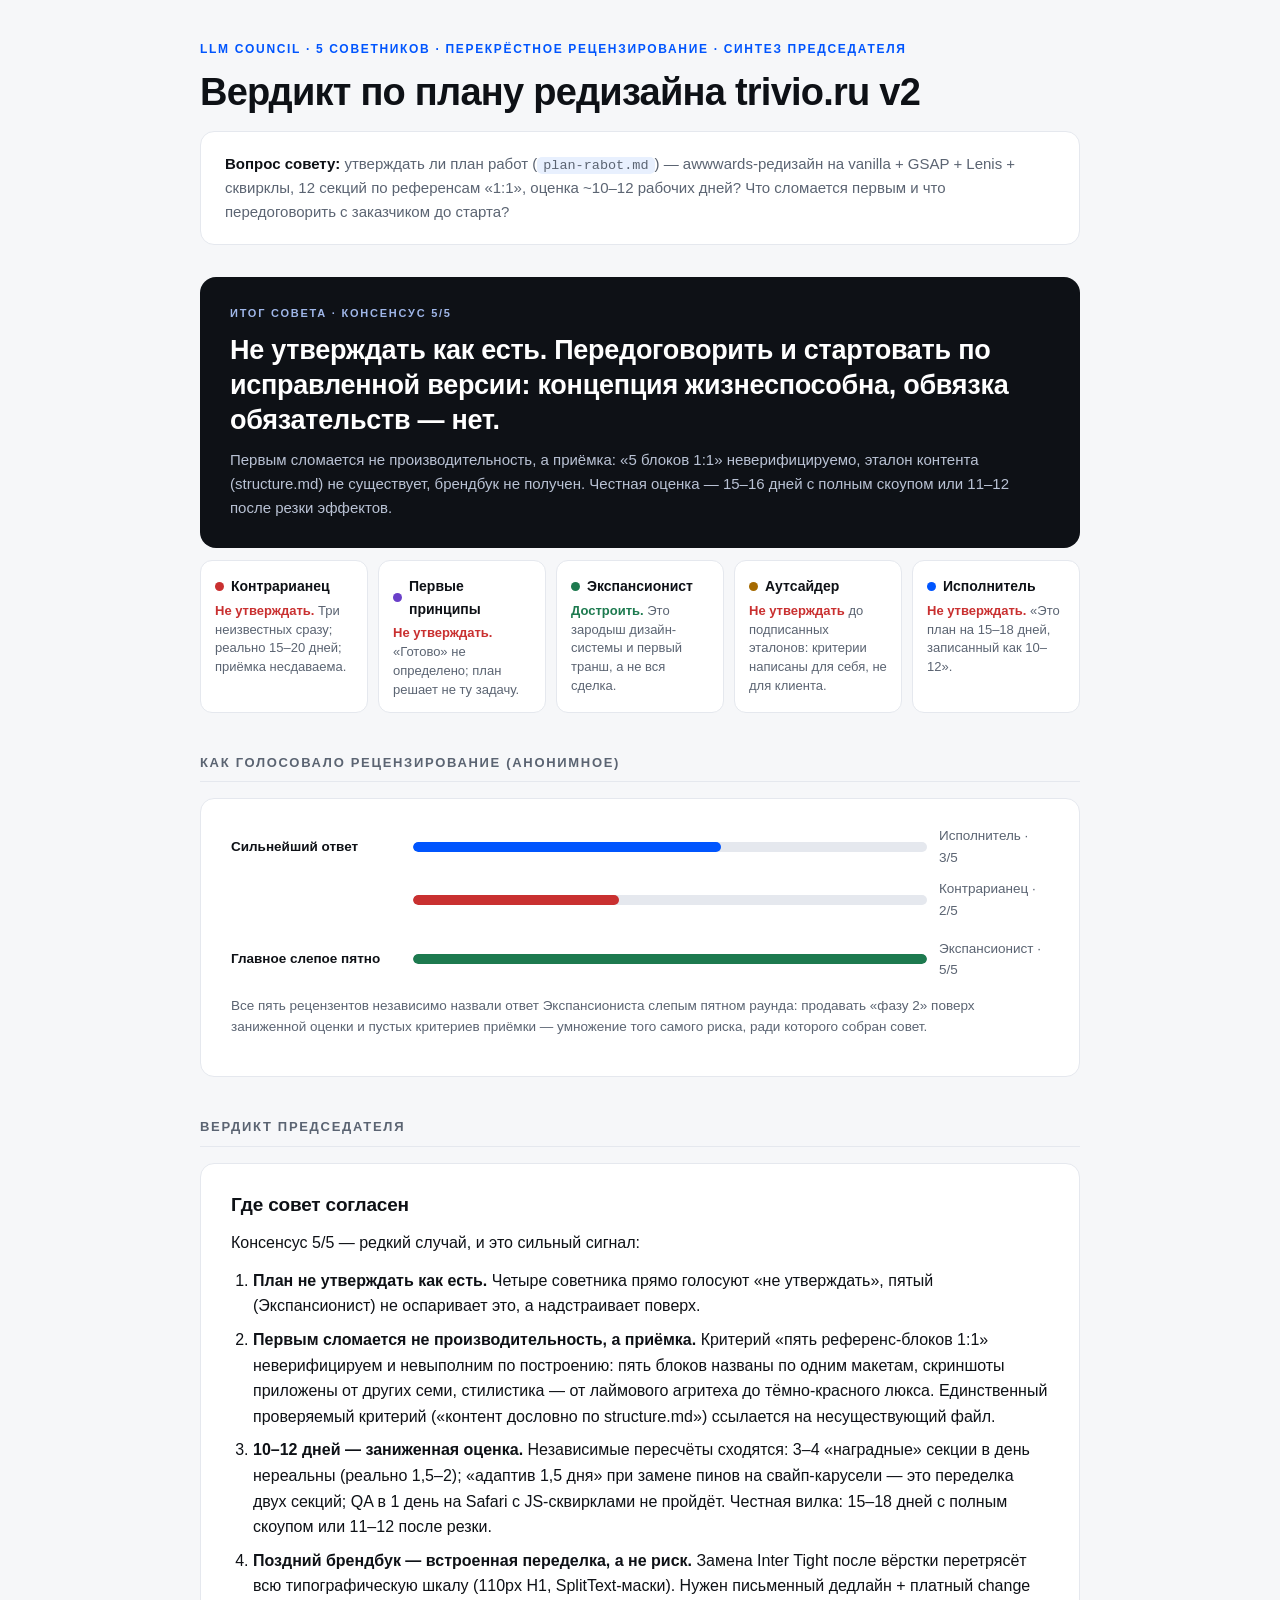
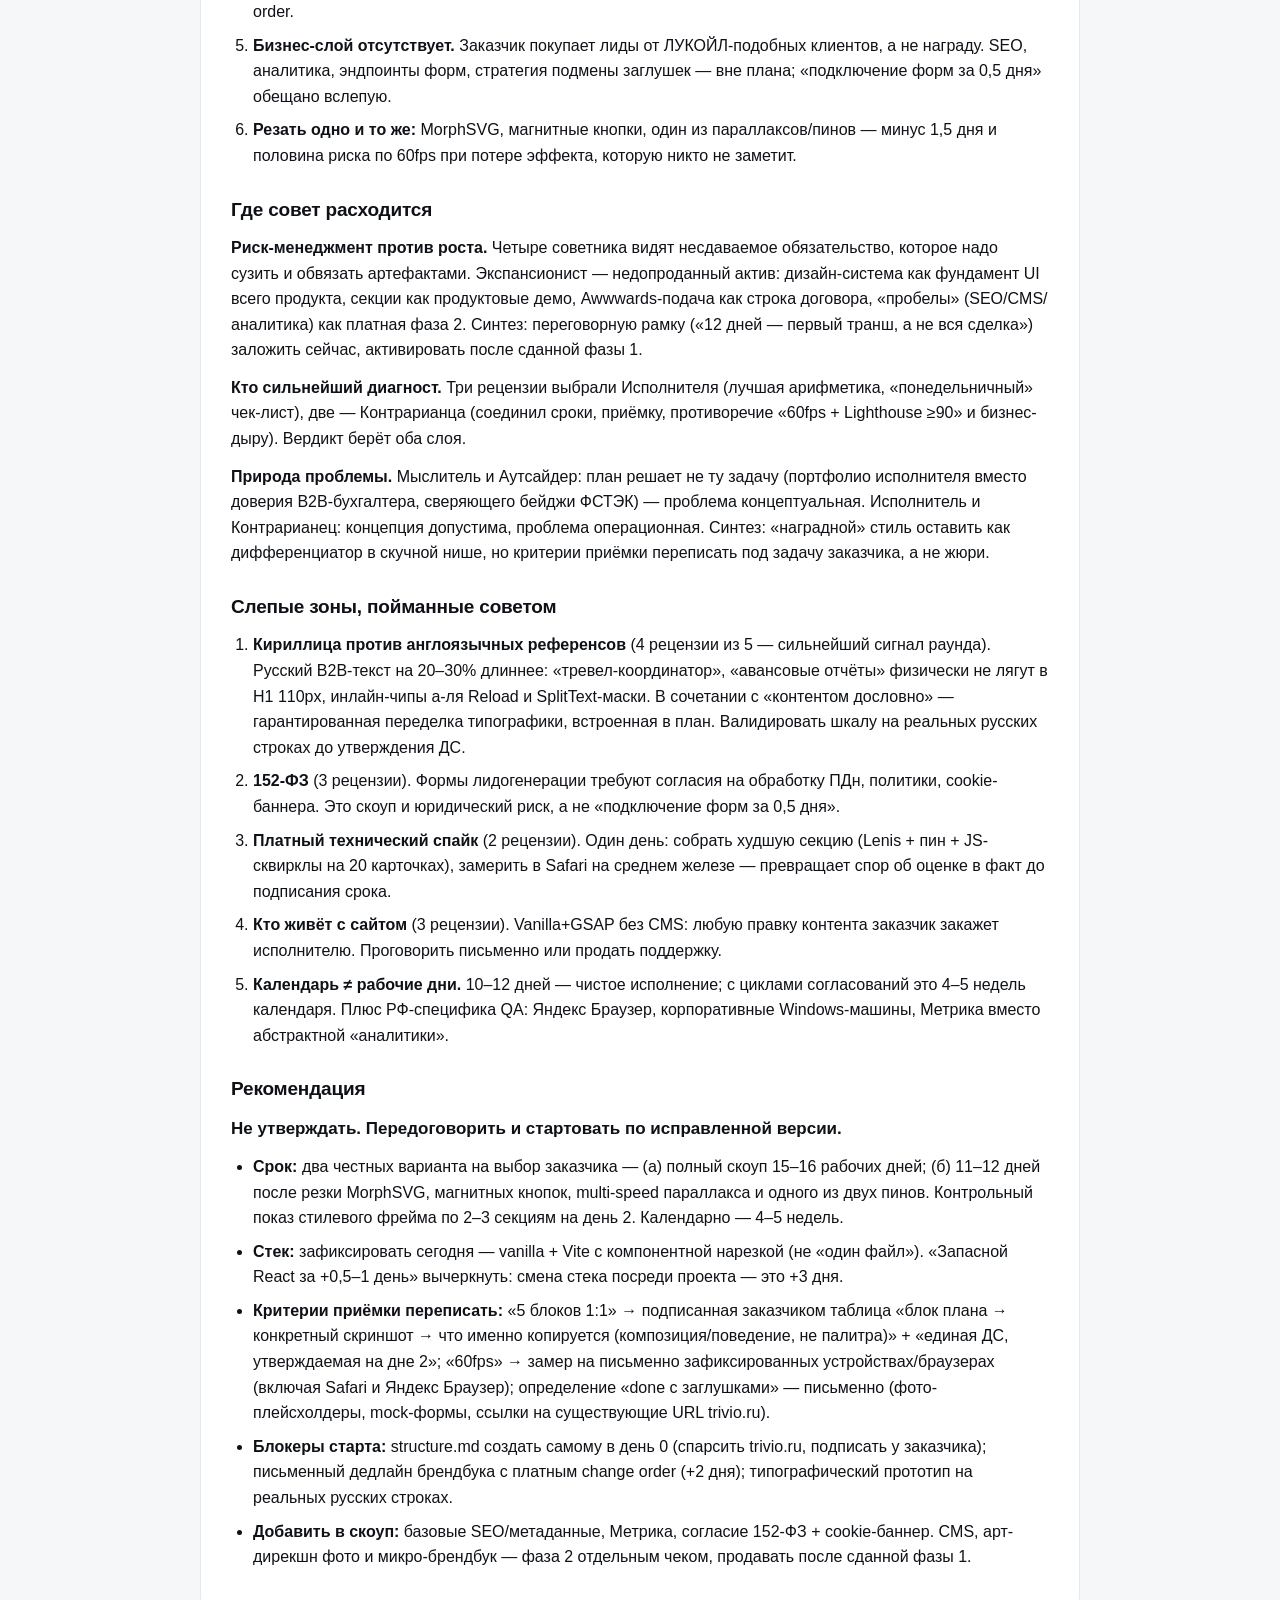
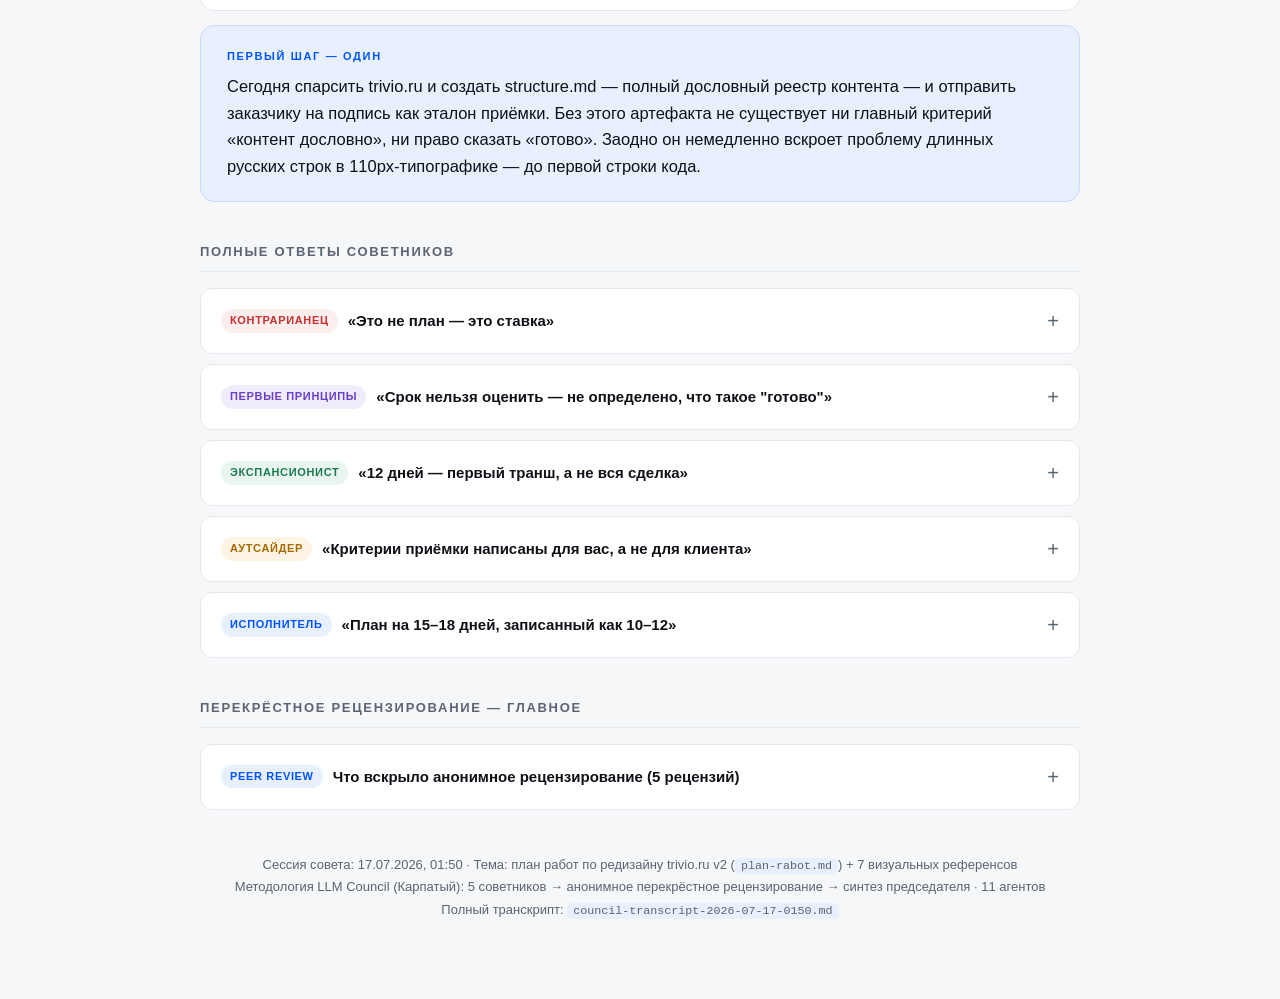
<file: council-report-2026-07-17-0150.html>
<!DOCTYPE html>
<html lang="ru">
<head>
<meta charset="UTF-8">
<meta name="viewport" content="width=device-width, initial-scale=1.0">
<title>Совет LLM — вердикт по плану редизайна trivio.ru v2</title>
<style>
  :root {
    --ink: #0e1116;
    --muted: #5b6472;
    --line: #e5e8ee;
    --bg: #f6f7f9;
    --card: #ffffff;
    --accent: #0055fe;
    --accent-soft: #e8f0fe;
    --red: #c93030;
    --red-soft: #fdeeee;
    --green: #1d7a4f;
    --green-soft: #e9f6ef;
    --amber: #a56a00;
    --amber-soft: #fdf4e3;
    --purple: #6a3fc9;
    --purple-soft: #f1ecfb;
  }
  * { margin: 0; padding: 0; box-sizing: border-box; }
  body {
    font-family: -apple-system, BlinkMacSystemFont, "Segoe UI", Roboto, "Helvetica Neue", Arial, sans-serif;
    background: var(--bg);
    color: var(--ink);
    line-height: 1.6;
    font-size: 16px;
    padding: 40px 20px 80px;
  }
  .wrap { max-width: 880px; margin: 0 auto; }

  .kicker {
    font-size: 12px; letter-spacing: 0.14em; text-transform: uppercase;
    color: var(--accent); font-weight: 700; margin-bottom: 12px;
  }
  h1 { font-size: clamp(26px, 4vw, 38px); line-height: 1.15; letter-spacing: -0.02em; margin-bottom: 16px; }
  .question {
    background: var(--card); border: 1px solid var(--line); border-radius: 14px;
    padding: 20px 24px; color: var(--muted); font-size: 15px; margin-bottom: 32px;
  }
  .question strong { color: var(--ink); }

  .verdict-banner {
    background: var(--ink); color: #fff; border-radius: 16px;
    padding: 28px 30px; margin-bottom: 12px;
  }
  .verdict-banner .label {
    font-size: 11px; letter-spacing: 0.16em; text-transform: uppercase;
    color: #9fb6e8; font-weight: 700; margin-bottom: 10px;
  }
  .verdict-banner .headline { font-size: clamp(20px, 3vw, 27px); font-weight: 700; line-height: 1.3; letter-spacing: -0.01em; }
  .verdict-banner .sub { margin-top: 10px; color: #b9c2d4; font-size: 15px; }

  .consensus {
    display: grid; grid-template-columns: repeat(auto-fit, minmax(150px, 1fr));
    gap: 10px; margin-bottom: 36px;
  }
  .advisor-chip {
    background: var(--card); border: 1px solid var(--line); border-radius: 12px;
    padding: 14px 14px 12px; font-size: 13px;
  }
  .advisor-chip .name { font-weight: 700; font-size: 14px; margin-bottom: 4px; display: flex; align-items: center; gap: 7px; }
  .dot { width: 9px; height: 9px; border-radius: 50%; flex-shrink: 0; }
  .advisor-chip .stance { color: var(--muted); line-height: 1.45; }
  .vote-no .stance b { color: var(--red); }
  .vote-build .stance b { color: var(--green); }

  h2.section {
    font-size: 13px; letter-spacing: 0.13em; text-transform: uppercase;
    color: var(--muted); font-weight: 700; margin: 40px 0 16px;
    padding-bottom: 8px; border-bottom: 1px solid var(--line);
  }

  .panel {
    background: var(--card); border: 1px solid var(--line); border-radius: 14px;
    padding: 26px 30px; margin-bottom: 14px;
  }
  .panel h3 { font-size: 19px; margin: 26px 0 10px; letter-spacing: -0.01em; }
  .panel h3:first-child { margin-top: 0; }
  .panel p { margin-bottom: 12px; }
  .panel ul, .panel ol { margin: 0 0 14px 22px; }
  .panel li { margin-bottom: 8px; }
  .panel .lead { font-size: 17px; font-weight: 600; }

  .first-step {
    background: var(--accent-soft); border: 1px solid #c8dbfc; border-radius: 14px;
    padding: 22px 26px; margin-bottom: 14px;
  }
  .first-step .label { font-size: 11px; letter-spacing: 0.15em; text-transform: uppercase; color: var(--accent); font-weight: 700; margin-bottom: 8px; }
  .first-step p { font-size: 16.5px; font-weight: 500; }

  .meter-row { display: flex; align-items: center; gap: 12px; margin-bottom: 10px; font-size: 13.5px; }
  .meter-row .who { width: 170px; flex-shrink: 0; font-weight: 600; }
  .meter { flex: 1; height: 10px; background: var(--line); border-radius: 5px; overflow: hidden; }
  .meter > span { display: block; height: 100%; border-radius: 5px; }
  .meter-row .n { width: 110px; flex-shrink: 0; color: var(--muted); }

  details {
    background: var(--card); border: 1px solid var(--line); border-radius: 12px;
    margin-bottom: 10px; overflow: hidden;
  }
  details summary {
    cursor: pointer; padding: 16px 20px; font-weight: 600; font-size: 15px;
    display: flex; align-items: center; gap: 10px; list-style: none; user-select: none;
  }
  details summary::-webkit-details-marker { display: none; }
  details summary::after { content: "+"; margin-left: auto; color: var(--muted); font-size: 20px; font-weight: 400; }
  details[open] summary::after { content: "–"; }
  details summary:hover { background: #fafbfc; }
  details .body { padding: 4px 22px 20px; border-top: 1px solid var(--line); color: #2a313c; font-size: 15px; }
  details .body p { margin: 12px 0; }
  details .body ul, details .body ol { margin: 0 0 12px 22px; }
  details .body li { margin-bottom: 6px; }
  .tag {
    font-size: 11px; font-weight: 700; letter-spacing: 0.06em; text-transform: uppercase;
    padding: 3px 9px; border-radius: 99px; flex-shrink: 0;
  }
  .t-red { background: var(--red-soft); color: var(--red); }
  .t-purple { background: var(--purple-soft); color: var(--purple); }
  .t-green { background: var(--green-soft); color: var(--green); }
  .t-amber { background: var(--amber-soft); color: var(--amber); }
  .t-blue { background: var(--accent-soft); color: var(--accent); }

  .footer { margin-top: 44px; color: var(--muted); font-size: 13px; text-align: center; line-height: 1.7; }
  code { background: var(--accent-soft); padding: 1px 6px; border-radius: 5px; font-size: 0.9em; }
</style>
</head>
<body>
<div class="wrap">

  <div class="kicker">LLM Council · 5 советников · перекрёстное рецензирование · синтез председателя</div>
  <h1>Вердикт по плану редизайна trivio.ru v2</h1>

  <div class="question">
    <strong>Вопрос совету:</strong> утверждать ли план работ (<code>plan-rabot.md</code>) — awwwards-редизайн на vanilla + GSAP + Lenis + сквирклы, 12 секций по референсам «1:1», оценка ~10–12 рабочих дней? Что сломается первым и что передоговорить с заказчиком до старта?
  </div>

  <div class="verdict-banner">
    <div class="label">Итог совета · консенсус 5/5</div>
    <div class="headline">Не утверждать как есть. Передоговорить и стартовать по исправленной версии: концепция жизнеспособна, обвязка обязательств — нет.</div>
    <div class="sub">Первым сломается не производительность, а приёмка: «5 блоков 1:1» неверифицируемо, эталон контента (structure.md) не существует, брендбук не получен. Честная оценка — 15–16 дней с полным скоупом или 11–12 после резки эффектов.</div>
  </div>

  <div class="consensus">
    <div class="advisor-chip vote-no">
      <div class="name"><span class="dot" style="background:var(--red)"></span>Контрарианец</div>
      <div class="stance"><b>Не утверждать.</b> Три неизвестных сразу; реально 15–20 дней; приёмка несдаваема.</div>
    </div>
    <div class="advisor-chip vote-no">
      <div class="name"><span class="dot" style="background:var(--purple)"></span>Первые принципы</div>
      <div class="stance"><b>Не утверждать.</b> «Готово» не определено; план решает не ту задачу.</div>
    </div>
    <div class="advisor-chip vote-build">
      <div class="name"><span class="dot" style="background:var(--green)"></span>Экспансионист</div>
      <div class="stance"><b>Достроить.</b> Это зародыш дизайн-системы и первый транш, а не вся сделка.</div>
    </div>
    <div class="advisor-chip vote-no">
      <div class="name"><span class="dot" style="background:var(--amber)"></span>Аутсайдер</div>
      <div class="stance"><b>Не утверждать</b> до подписанных эталонов: критерии написаны для себя, не для клиента.</div>
    </div>
    <div class="advisor-chip vote-no">
      <div class="name"><span class="dot" style="background:var(--accent)"></span>Исполнитель</div>
      <div class="stance"><b>Не утверждать.</b> «Это план на 15–18 дней, записанный как 10–12».</div>
    </div>
  </div>

  <h2 class="section">Как голосовало рецензирование (анонимное)</h2>
  <div class="panel">
    <div class="meter-row">
      <div class="who">Сильнейший ответ</div>
      <div class="meter"><span style="width:60%; background:var(--accent)"></span></div>
      <div class="n">Исполнитель · 3/5</div>
    </div>
    <div class="meter-row">
      <div class="who"></div>
      <div class="meter"><span style="width:40%; background:var(--red)"></span></div>
      <div class="n">Контрарианец · 2/5</div>
    </div>
    <div class="meter-row" style="margin-top:16px">
      <div class="who">Главное слепое пятно</div>
      <div class="meter"><span style="width:100%; background:var(--green)"></span></div>
      <div class="n">Экспансионист · 5/5</div>
    </div>
    <p style="color:var(--muted); font-size:13.5px; margin-top:14px">Все пять рецензентов независимо назвали ответ Экспансиониста слепым пятном раунда: продавать «фазу 2» поверх заниженной оценки и пустых критериев приёмки — умножение того самого риска, ради которого собран совет.</p>
  </div>

  <h2 class="section">Вердикт председателя</h2>

  <div class="panel">
    <h3>Где совет согласен</h3>
    <p>Консенсус 5/5 — редкий случай, и это сильный сигнал:</p>
    <ol>
      <li><strong>План не утверждать как есть.</strong> Четыре советника прямо голосуют «не утверждать», пятый (Экспансионист) не оспаривает это, а надстраивает поверх.</li>
      <li><strong>Первым сломается не производительность, а приёмка.</strong> Критерий «пять референс-блоков 1:1» неверифицируем и невыполним по построению: пять блоков названы по одним макетам, скриншоты приложены от других семи, стилистика — от лаймового агритеха до тёмно-красного люкса. Единственный проверяемый критерий («контент дословно по structure.md») ссылается на несуществующий файл.</li>
      <li><strong>10–12 дней — заниженная оценка.</strong> Независимые пересчёты сходятся: 3–4 «наградные» секции в день нереальны (реально 1,5–2); «адаптив 1,5 дня» при замене пинов на свайп-карусели — это переделка двух секций; QA в 1 день на Safari с JS-сквирклами не пройдёт. Честная вилка: 15–18 дней с полным скоупом или 11–12 после резки.</li>
      <li><strong>Поздний брендбук — встроенная переделка, а не риск.</strong> Замена Inter Tight после вёрстки перетрясёт всю типографическую шкалу (110px H1, SplitText-маски). Нужен письменный дедлайн + платный change order.</li>
      <li><strong>Бизнес-слой отсутствует.</strong> Заказчик покупает лиды от ЛУКОЙЛ-подобных клиентов, а не награду. SEO, аналитика, эндпоинты форм, стратегия подмены заглушек — вне плана; «подключение форм за 0,5 дня» обещано вслепую.</li>
      <li><strong>Резать одно и то же:</strong> MorphSVG, магнитные кнопки, один из параллаксов/пинов — минус 1,5 дня и половина риска по 60fps при потере эффекта, которую никто не заметит.</li>
    </ol>

    <h3>Где совет расходится</h3>
    <p><strong>Риск-менеджмент против роста.</strong> Четыре советника видят несдаваемое обязательство, которое надо сузить и обвязать артефактами. Экспансионист — недопроданный актив: дизайн-система как фундамент UI всего продукта, секции как продуктовые демо, Awwwards-подача как строка договора, «пробелы» (SEO/CMS/аналитика) как платная фаза 2. Синтез: переговорную рамку («12 дней — первый транш, а не вся сделка») заложить сейчас, активировать после сданной фазы 1.</p>
    <p><strong>Кто сильнейший диагност.</strong> Три рецензии выбрали Исполнителя (лучшая арифметика, «понедельничный» чек-лист), две — Контрарианца (соединил сроки, приёмку, противоречие «60fps + Lighthouse ≥90» и бизнес-дыру). Вердикт берёт оба слоя.</p>
    <p><strong>Природа проблемы.</strong> Мыслитель и Аутсайдер: план решает не ту задачу (портфолио исполнителя вместо доверия B2B-бухгалтера, сверяющего бейджи ФСТЭК) — проблема концептуальная. Исполнитель и Контрарианец: концепция допустима, проблема операционная. Синтез: «наградной» стиль оставить как дифференциатор в скучной нише, но критерии приёмки переписать под задачу заказчика, а не жюри.</p>

    <h3>Слепые зоны, пойманные советом</h3>
    <ol>
      <li><strong>Кириллица против англоязычных референсов</strong> (4 рецензии из 5 — сильнейший сигнал раунда). Русский B2B-текст на 20–30% длиннее: «тревел-координатор», «авансовые отчёты» физически не лягут в H1 110px, инлайн-чипы а-ля Reload и SplitText-маски. В сочетании с «контентом дословно» — гарантированная переделка типографики, встроенная в план. Валидировать шкалу на реальных русских строках до утверждения ДС.</li>
      <li><strong>152-ФЗ</strong> (3 рецензии). Формы лидогенерации требуют согласия на обработку ПДн, политики, cookie-баннера. Это скоуп и юридический риск, а не «подключение форм за 0,5 дня».</li>
      <li><strong>Платный технический спайк</strong> (2 рецензии). Один день: собрать худшую секцию (Lenis + пин + JS-сквирклы на 20 карточках), замерить в Safari на среднем железе — превращает спор об оценке в факт до подписания срока.</li>
      <li><strong>Кто живёт с сайтом</strong> (3 рецензии). Vanilla+GSAP без CMS: любую правку контента заказчик закажет исполнителю. Проговорить письменно или продать поддержку.</li>
      <li><strong>Календарь ≠ рабочие дни.</strong> 10–12 дней — чистое исполнение; с циклами согласований это 4–5 недель календаря. Плюс РФ-специфика QA: Яндекс Браузер, корпоративные Windows-машины, Метрика вместо абстрактной «аналитики».</li>
    </ol>

    <h3>Рекомендация</h3>
    <p class="lead">Не утверждать. Передоговорить и стартовать по исправленной версии.</p>
    <ul>
      <li><strong>Срок:</strong> два честных варианта на выбор заказчика — (а) полный скоуп 15–16 рабочих дней; (б) 11–12 дней после резки MorphSVG, магнитных кнопок, multi-speed параллакса и одного из двух пинов. Контрольный показ стилевого фрейма по 2–3 секциям на день 2. Календарно — 4–5 недель.</li>
      <li><strong>Стек:</strong> зафиксировать сегодня — vanilla + Vite с компонентной нарезкой (не «один файл»). «Запасной React за +0,5–1 день» вычеркнуть: смена стека посреди проекта — это +3 дня.</li>
      <li><strong>Критерии приёмки переписать:</strong> «5 блоков 1:1» → подписанная заказчиком таблица «блок плана → конкретный скриншот → что именно копируется (композиция/поведение, не палитра)» + «единая ДС, утверждаемая на дне 2»; «60fps» → замер на письменно зафиксированных устройствах/браузерах (включая Safari и Яндекс Браузер); определение «done с заглушками» — письменно (фото-плейсхолдеры, mock-формы, ссылки на существующие URL trivio.ru).</li>
      <li><strong>Блокеры старта:</strong> structure.md создать самому в день 0 (спарсить trivio.ru, подписать у заказчика); письменный дедлайн брендбука с платным change order (+2 дня); типографический прототип на реальных русских строках.</li>
      <li><strong>Добавить в скоуп:</strong> базовые SEO/метаданные, Метрика, согласие 152-ФЗ + cookie-баннер. CMS, арт-дирекшн фото и микро-брендбук — фаза 2 отдельным чеком, продавать после сданной фазы 1.</li>
    </ul>
  </div>

  <div class="first-step">
    <div class="label">Первый шаг — один</div>
    <p>Сегодня спарсить trivio.ru и создать structure.md — полный дословный реестр контента — и отправить заказчику на подпись как эталон приёмки. Без этого артефакта не существует ни главный критерий «контент дословно», ни право сказать «готово». Заодно он немедленно вскроет проблему длинных русских строк в 110px-типографике — до первой строки кода.</p>
  </div>

  <h2 class="section">Полные ответы советников</h2>

  <details>
    <summary><span class="tag t-red">Контрарианец</span> «Это не план — это ставка»</summary>
    <div class="body">
      <p><strong>Не утверждать.</strong> План коммитится на срок при трёх неизвестных сразу: нет structure.md (а «контент дословно» — критерий приёмки!), нет брендбука, не выбран стек. Это не план — это ставка.</p>
      <p><strong>Что сломается первым: приёмка.</strong> «Пять референс-блоков 1:1» — юридически несдаваемый критерий. Пять блоков названы по одним макетам, приложены скриншоты семи других, стилистика от лаймового агритеха до тёмно-красного люкса. Заказчик будет сравнивать с тем, что у него в голове, — бесконечные правки без права сказать «готово». Туда же «60fps» — на чьём устройстве? На Safari с Lenis + 2 пина + drag-инерция + marquee + JS-пересчёт сквирклов через ResizeObserver на десятках карточек Lighthouse ≥90 — это взаимоисключающие пункты одного плана.</p>
      <p><strong>Оценка — фантазия.</strong> 3–4 дня на вёрстку 12 нетиповых секций И 3–4 дня на прелоадер, SplitText-маски, MorphSVG, две пин-секции, драг-карусели — это темп «секция+анимация за день» в одиночку на awwwards-уровне. Реально ×1.5–2, т.е. 15–20 дней. А поздний брендбук гарантирует переделку ДС: H1 110px в Inter Tight не переживёт замену шрифта — метрики другие, вся типографическая шкала поплывёт. На это в плане ноль дней.</p>
      <p><strong>Главная дыра:</strong> заказчик покупает лиды от ЛУКОЙЛ-подобных клиентов, а не награду. В плане нет SEO/метаданных, аналитики, стратегии подмены заглушек, эндпоинтов форм (но «подключение форм» — 0.5 дня в этапе 6, вслепую). Бизнес-ценность сайта отсутствует в критериях приёмки целиком.</p>
      <p><strong>Передоговорить до старта:</strong> (1) structure.md — блокер, без него не стартовать; (2) дедлайн брендбука + платный change order за рестайл после него; (3) заменить «1:1» на чек-лист измеримых критериев по секциям; (4) выкинуть MorphSVG, магнитные кнопки и один из двух пинов — 90% эффекта за 50% риска; (5) зафиксировать стек сегодня; (6) срок 15–18 дней или резать секции. Иначе репутационный удар встроен в план.</p>
    </div>
  </details>

  <details>
    <summary><span class="tag t-purple">Первые принципы</span> «Срок нельзя оценить — не определено, что такое "готово"»</summary>
    <div class="body">
      <p>Вы спрашиваете «реалистичны ли 10–12 дней», но это не тот вопрос. Срок нельзя оценить, потому что не определено, что такое «готово». Разберём по основаниям.</p>
      <p>Что на самом деле строится? Trivio продаёт командировки бухгалтерам и тревел-координаторам ЛУКОЙЛа. Задача сайта — доверие и конверсия B2B-лида, который сверяет бейджи ФСТЭК и интеграцию 1С. План же оптимизирует другое: демонстрацию GSAP-мастерства исполнителя. Прелоадер 0–100, MorphSVG, магнитные кнопки — это метрики awwwards-жюри, не заказчика. Вы строите портфолио-кейс за деньги клиента и называете это редизайном.</p>
      <p>Критерий приёмки «пять референс-блоков 1:1» логически противоречив: пять разных сайтов (лайм Farmora, тёмно-красный Reload, люкс Vela Armon) нельзя воспроизвести 1:1 и одновременно получить целостный продукт. Этот критерий гарантирует спор при сдаче — он неверифицируем и невыполним по построению.</p>
      <p>Дальше: «контент дословно по structure.md» — файла нет. «Шрифты временные» — брендбук не получен. «Подключение форм» в этапе 6 — эндпоинты неизвестны. То есть три из шести опор определения «готово» не существуют на момент коммита. 10–12 дней измеряют усилие, а не завершение; завершение зависит от внешних артефактов, которые придут поздно и вызовут переделку (брендбук после SplitText-типографики на 110px H1 — это пересборка этапа 3, не правка).</p>
      <p>Что сломается первым: не производительность, а приёмка.</p>
      <p>Передоговорить до старта, в порядке приоритета: 1) заменить «1:1 по референсам» на «единая ДС, утверждённая на этапе 1»; 2) срок стартует от получения structure.md и брендбука, иначе +30–50% закладывается явно; 3) зафиксировать, что сайт — инструмент продаж: SEO/метаданные и аналитика входят в скоуп, два морфа иконок — выходят. План не утверждать: он отвечает на вопрос, который заказчик не задавал.</p>
    </div>
  </details>

  <details>
    <summary><span class="tag t-green">Экспансионист</span> «12 дней — первый транш, а не вся сделка»</summary>
    <div class="body">
      <p>План недооценивает главный актив: дизайн-систему, которая в нём уже описана. Сквирклы 0.6, сетка, радиусы XL40/L28/M20, палитра #0055FE — это не «лендинг за 10 дней», это зародыш дизайн-системы Trivio. Продайте это заказчику явно: не «редизайн главной», а «фундамент UI для всего продукта» — от кабинета тревел-координатора до отчётов бухгалтера. Это переговорная позиция на x3–5 бюджета следующих этапов.</p>
      <p>Второе скрытое золото — секции сами по себе. Микросценарии в карточках (бары по scrub, «печатающийся» чат согласований в Telegram) — это готовые продуктовые демо. Их же можно вырезать в вебинары, в презентации сейлзов для следующих ЛУКОЙЛов, в кейс на Behance/Awwwards. Один SplitText-хедер уже готов с v1 — значит компонентная переиспользуемость реальна, закладывайте её осознанно: Vite + компоненты вместо «одного файла», и каждая из 12 секций становится продаваемым артефактом.</p>
      <p>Третье: «наградной» уровень — это не риск, это маркетинговый актив исполнителя. Подача на Awwwards/CSSDA должна быть строкой в договоре (право публикации кейса) — это дороже части гонорара.</p>
      <p>Что передоговорить в плюс: (1) фото-ТЗ, которое план «отдаёт заказчику», — превратить в оплачиваемый арт-дирекшн этап, вы всё равно его сделаете; (2) отсутствие брендбука — не ждать, а предложить микро-брендбук на базе вашей ДС (Inter Tight может стать их шрифтом, а не заглушкой); (3) отсутствующие SEO/аналитика/CMS — это не пробелы, а фаза 2 с отдельным чеком.</p>
      <p>Если это сработает лучше ожиданий: Trivio конкурирует с Aviasales for Business и Smartway — «наградной» сайт в этой скучной нише станет аномалией, которая сама генерирует лиды. Стройте план так, чтобы 12 дней были первым траншем, а не всей сделкой.</p>
    </div>
  </details>

  <details>
    <summary><span class="tag t-amber">Аутсайдер</span> «Критерии приёмки написаны для вас, а не для клиента»</summary>
    <div class="body">
      <p>Я смотрю на этот план как человек, который не сидел в вашей голове — и именно так на него посмотрит заказчик при приёмке.</p>
      <p>Первое, что сломается: критерии приёмки написаны для вас, а не для клиента. «Сквирклы 0.6», «пять референс-блоков 1:1» — заказчик не может это проверить, а значит, будет проверять то, что понимает: «похоже/не похоже», «нравится/не нравится». Хуже того, референс-блоки названы «Our Advantages», «Native intelligence» и т.д., а приложенные скриншоты — Farmora, Baseland, Reload. Соответствие существует только у вас в голове. При споре «это не 1:1» у вас нет артефакта-арбитра. До старта: таблица «блок плана → конкретный скриншот → что именно копируется», подписанная заказчиком.</p>
      <p>Второе: «контент дословно, сверка по structure.md» — файла нет. Вы обещаете дословность относительно несуществующего эталона. Это не мелочь, это единственный проверяемый критерий приёмки — и он пустой.</p>
      <p>Третье, глазами посетителя: это сайт для бухгалтера, тревел-координатора и руководителя, которые ищут «интеграция 1С», «спецтарифы», «согласования». Прелоадер 0–100, обрезанные цифры 160–220px, водяная надпись в футере — ничего из этого не отвечает на их вопрос «мне сюда?». H1 в 110px из наградного агритех-лендинга не объясняет B2B-командировки. План оптимизирован под ваше портфолио, а бейджи ФСТЭК и кейс ЛУКОЙЛа задают ожидание консервативной надёжности, а не Reload-люкса.</p>
      <p>Четвёртое: на 12-й день заказчик увидит сайт, где все фото — заглушки, шрифты временные, формы никуда не шлют, ссылки блога ведут в никуда. Для вас это «передача», для него — «не готово». Зафиксируйте письменно определение «done» с заглушками до старта, иначе дни 13–20 вы работаете бесплатно.</p>
      <p>Не утверждать до закрытия этих четырёх пунктов; сама оценка 10–12 дней вторична.</p>
    </div>
  </details>

  <details>
    <summary><span class="tag t-blue">Исполнитель</span> «План на 15–18 дней, записанный как 10–12»</summary>
    <div class="body">
      <p><strong>Не утверждать. Это план на 15–18 дней, записанный как 10–12.</strong></p>
      <p>Считаем. «Вёрстка 12 секций 3–4 дня» = 3–4 наградные секции в день, включая drag-карусель с инерцией и два Apple-коллажа с микросценариями. Реальный темп — 1.5–2 секции/день → 6–7 дней. «Анимации 3–4 дня»: две пин-секции со скрабом + Lenis + Draggable + MorphSVG — одна отладка конфликтов ScrollTrigger↔Lenis на ресайзе съедает день. «Адаптив 1.5 дня» при условии «на мобиле пины заменяются свайп-каруселями» — это не адаптив, это переделка двух секций заново. QA 1 день на три браузера: Safari с JS-сквирклами и ResizeObserver на десятках карточек сломается первым — минус ещё день.</p>
      <p>Что сделать в понедельник утром, до первой строки кода:</p>
      <ol>
        <li><strong>structure.md не существует</strong>, а «контент дословно» — критерий приёмки. Непроверяемый критерий = спор при сдаче. День 0: спарсить trivio.ru, зафиксировать, подписать у заказчика.</li>
        <li><strong>«5 референс-блоков 1:1» — убрать из приёмки.</strong> Референсы разношёрстные (лайм-агритех → тёмно-красный люкс), «1:1» из пяти чужих сайтов — рецепт бесконечных правок. Заменить на «стилевой фрейм утверждается по 2–3 готовым секциям на день 2».</li>
        <li><strong>Брендбук:</strong> письменный дедлайн. Всё, что придёт после старта вёрстки, — отдельный оплачиваемый проход (+2 дня), иначе шрифтовая замена Inter→бренд перетрясёт все 110px-заголовки и SplitText-маски.</li>
        <li><strong>Стек решить сегодня:</strong> vanilla + Vite. «Запасной React за +0.5–1 день» — фантазия, смена стека посреди проекта это +3.</li>
        <li>Эндпоинты форм получить до этапа 6 или письменно сдавать с mock.</li>
      </ol>
      <p>Резать сразу: MorphSVG-морфы иконок (никто не заметит), магнитные кнопки, multi-speed параллакс мозаики. Это −1.5 дня работы и половина рисков по цели 60fps.</p>
      <p>Итог: либо 15–16 дней с полным скоупом, либо 11–12 после резки. Подписываться на «10–12 как есть» — гарантированный срыв на этапе анимаций.</p>
    </div>
  </details>

  <h2 class="section">Перекрёстное рецензирование — главное</h2>

  <details>
    <summary><span class="tag t-blue">Peer review</span> Что вскрыло анонимное рецензирование (5 рецензий)</summary>
    <div class="body">
      <p><strong>Соответствие букв:</strong> A = Экспансионист · B = Исполнитель · C = Контрарианец · D = Аутсайдер · E = Первые принципы. Полные тексты — в <code>council-transcript-2026-07-17-0150.md</code>.</p>
      <p><strong>Сильнейшие ответы:</strong> Исполнитель (3 голоса — «единственный пересчитал смету по операциям и дал чек-лист до первой строки кода») и Контрарианец (2 голоса — «единственный соединил сроки, приёмку, противоречие 60fps+Lighthouse и бизнес-дыру»).</p>
      <p><strong>Слепое пятно (5/5 голосов):</strong> Экспансионист — продаёт апсейлы поверх несдаваемого базового обязательства; «переговорная позиция на x3–5 бюджета не выживает после сорванного первого транша».</p>
      <p><strong>Что упустили все пятеро советников:</strong></p>
      <ul>
        <li><strong>Кириллица</strong> (4/5 рецензий): референсы латинские и короткие, русский B2B-текст на 20–30% длиннее — «тревел-координатор» и «авансовые отчёты» ломают H1 110px, гигантские цифры и SplitText-маски. Тест типографики на реальных строках — до утверждения ДС.</li>
        <li><strong>152-ФЗ</strong> (3/5): согласие на обработку ПДн, политика, cookie-баннер — юридический скоуп, отсутствующий в плане.</li>
        <li><strong>Поддержка после сдачи</strong> (3/5): vanilla+GSAP без CMS — каждую правку контента заказчик понесёт исполнителю.</li>
        <li><strong>Перф-спайк за 1 день</strong> (2/5): собрать худшую секцию и замерить Safari до подписания срока — спор об оценке превращается в факт.</li>
        <li><strong>Календарь ≠ рабочие дни</strong>: с циклами согласований 10–12 рабочих дней = 4–5 недель календаря; в QA-матрице нет Яндекс Браузера и корпоративных Windows-машин.</li>
      </ul>
    </div>
  </details>

  <div class="footer">
    Сессия совета: 17.07.2026, 01:50 · Тема: план работ по редизайну trivio.ru v2 (<code>plan-rabot.md</code>) + 7 визуальных референсов<br>
    Методология LLM Council (Карпатый): 5 советников → анонимное перекрёстное рецензирование → синтез председателя · 11 агентов<br>
    Полный транскрипт: <code>council-transcript-2026-07-17-0150.md</code>
  </div>

</div>
</body>
</html>
</file>
